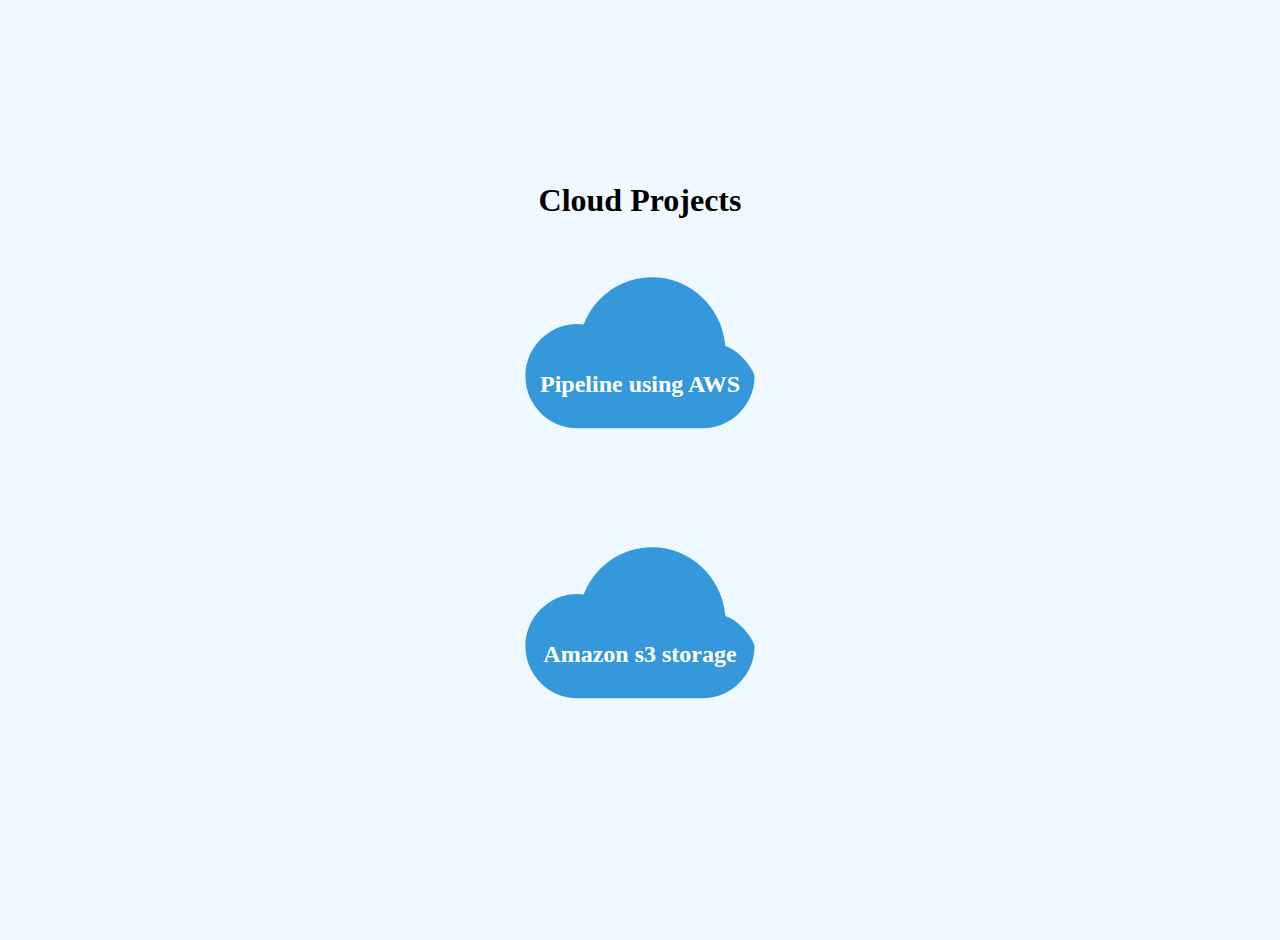
<file: cloudprojects.html>
<!DOCTYPE html>
<html lang="en">
<head>
    <meta charset="UTF-8">
    <meta name="viewport" content="width=device-width, initial-scale=1.0">
    <title>Kruthi Potturu</title>
    <link rel="stylesheet" href="cloudprojectsstyle.css">
    <link rel="icon" type="image/png" href="imgs/favicon.png">
</head>
<body>
    <div class="container">
        <h1>Cloud Projects</h1>
        <a href="https://github.com/venkatapotturu/Cloud-Projects" target="_blank" class="cloud-card">
            <svg class="cloud-shape" viewBox="0 0 64 48" xmlns="http://www.w3.org/2000/svg">
                <path d="M48.4,16.5c-0.6-7.4-6.7-13.2-14.1-13.2c-6,0-11.1,3.8-13.1,9.1c-0.4,0-0.8-0.1-1.2-0.1
                c-5.5,0-10,4.5-10,10c0,5.5,4.5,10,10,10H44c5.5,0,10-4.5,10-10C54,21.5,51.6,17.6,48.4,16.5z"/>
            </svg>
            <span class="cloud-text">Pipeline using AWS</span>
        </a>
        <a href="https://github.com/venkatapotturu/Cloud-Projects" target="_blank" class="cloud-card">
            <svg class="cloud-shape" viewBox="0 0 64 48" xmlns="http://www.w3.org/2000/svg">
                <path d="M48.4,16.5c-0.6-7.4-6.7-13.2-14.1-13.2c-6,0-11.1,3.8-13.1,9.1c-0.4,0-0.8-0.1-1.2-0.1
                c-5.5,0-10,4.5-10,10c0,5.5,4.5,10,10,10H44c5.5,0,10-4.5,10-10C54,21.5,51.6,17.6,48.4,16.5z"/>
            </svg>
            <span class="cloud-text">Amazon s3 storage</span>
        </a>
       
    </div>
</body>
</html>
</file>
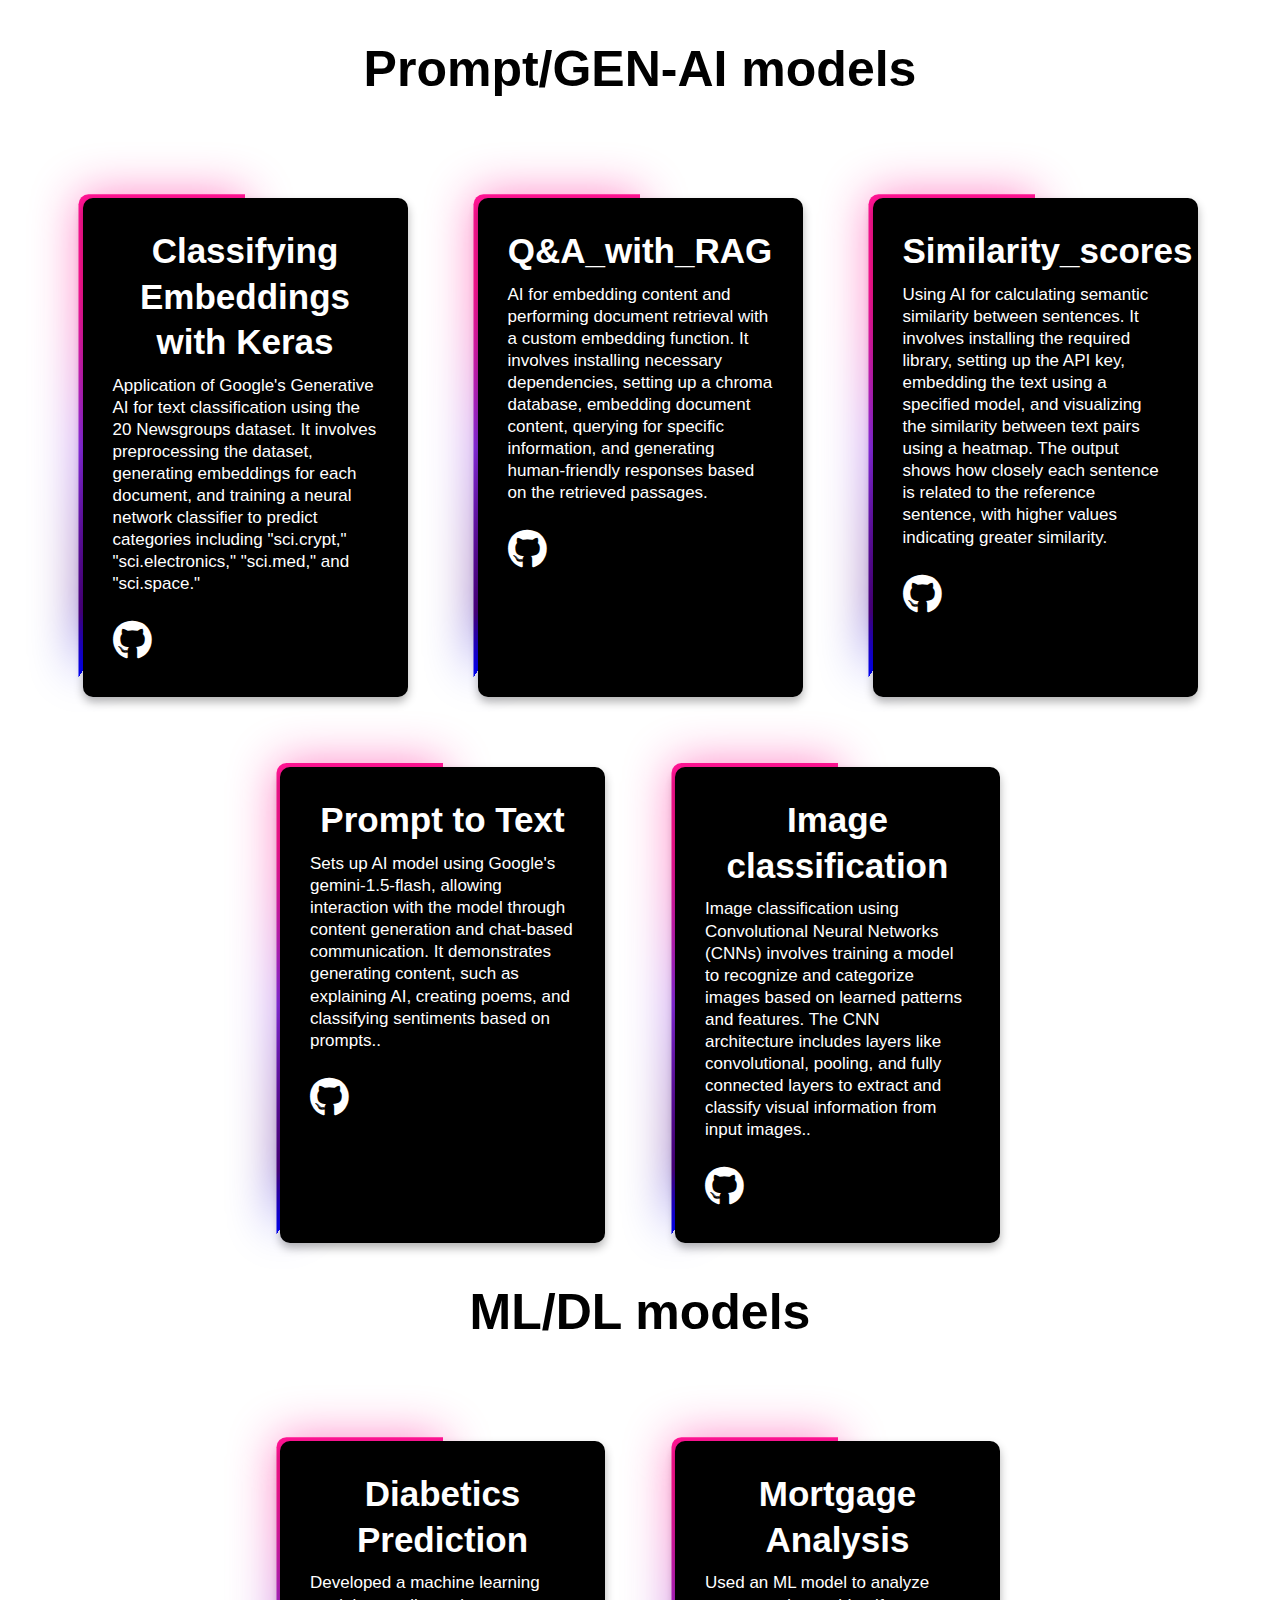
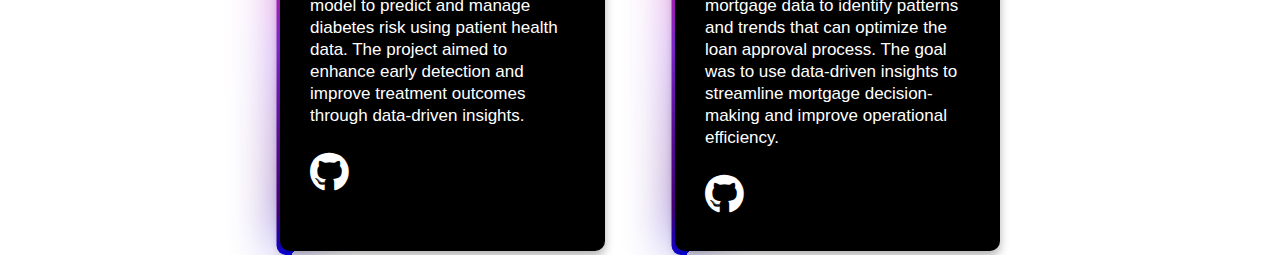
<file: genai.html>
<!DOCTYPE html>
<html lang="en">
<head>
    <meta charset="UTF-8">
    <meta name="viewport" content="width=device-width, initial-scale=1.0">
    <title>Kruthi Potturu</title>
    <!--Linking icons-->
    <link rel="stylesheet" href="https://cdnjs.cloudflare.com/ajax/libs/font-awesome/6.0.0-beta3/css/all.min.css">

    <!--Linking the favicon-->
    <link rel="icon" type="image/png" href="imgs/favicon.png">
    <!--linking the stylesheet-->
    <link rel="stylesheet" href="genaistyle.css">
</head>
<body>
    <h2>Prompt/GEN-AI models</h2>
    <div class="card-container">
        
        <div class="card">
            <div class="card-content">
                <h1>Classifying Embeddings with Keras</h1>
                <p>Application of Google's Generative AI for text classification using the 20 Newsgroups dataset. It involves preprocessing the dataset, generating embeddings for each document, and training a neural network classifier to predict categories including "sci.crypt," "sci.electronics," "sci.med," and "sci.space."</p>
                <a href="https://github.com/venkatapotturu/CNN-NLP/blob/main/Classifying_embeddings_with_Keras.ipynb" class="read-more"> <i class="fab fa-github"></i></a>
            </div>
        </div>
        <div class="card">
            <div class="card-content">
                <h1>Q&A_with_RAG</h1>
                <p>AI for embedding content and performing document retrieval with a custom embedding function. It involves installing necessary dependencies, setting up a chroma database, embedding document content, querying for specific information, and generating human-friendly responses based on the retrieved passages.</p>
                <a href="https://github.com/venkatapotturu/CNN-NLP/blob/main/Document_Q%26A_with_RAG.ipynb" class="read-more"> <i class="fab fa-github"></i></a>
            </div>
        </div>
        <div class="card">
            <div class="card-content">
                <h1>Similarity_scores</h1>
                <p>Using AI for calculating semantic similarity between sentences. It involves installing the required library, setting up the API key, embedding the text using a specified model, and visualizing the similarity between text pairs using a heatmap. The output shows how closely each sentence is related to the reference sentence, with higher values indicating greater similarity.</p>
                <a href="https://github.com/venkatapotturu/CNN-NLP/blob/main/Embeddings_and_similarity_scores.ipynb" class="read-more"> <i class="fab fa-github"></i></a>
            </div>
        </div>
        <div class="card">
            <div class="card-content">
                <h1>Prompt to Text</h1>
                <p>Sets up AI model using Google's gemini-1.5-flash, allowing interaction with the model through content generation and chat-based communication. It demonstrates generating content, such as explaining AI, creating poems, and classifying sentiments based on prompts..</p>
                <a href="https://github.com/venkatapotturu/CNN-NLP/blob/main/Prompting_for_Text_Generation.ipynb" class="read-more"> <i class="fab fa-github"></i></a>
            </div>
        </div>
        <div class="card">
            <div class="card-content">
                <h1>Image classification</h1>
                <p>Image classification using Convolutional Neural Networks (CNNs) involves training a model to recognize and categorize images based on learned patterns and features. The CNN architecture includes layers like convolutional, pooling, and fully connected layers to extract and classify visual information from input images..</p>
                <a href="https://github.com/venkatapotturu/CNN-NLP/blob/main/Image_classification_using_CNN.ipynb" class="read-more"><i class="fab fa-github"></i></a>
            </div>
        </div>
    </div>
    <h2>ML/DL models</h2>
    <div class="card-container">
        <div class="card">
            <div class="card-content">
                <h1>Diabetics Prediction</h1>
                <p>Developed a machine learning model to predict and manage diabetes risk using patient health data. The project aimed to enhance early detection and improve treatment outcomes through data-driven insights.</p>
                <a href="https://github.com/venkatapotturu/Diabetics-Prediction" class="read-more"> <i class="fab fa-github"></i></a>
            </div>
        </div>
        <div class="card">
            <div class="card-content">
                <h1>Mortgage Analysis</h1>
                <p>Used an ML model to analyze mortgage data to identify patterns and trends that can optimize the loan approval process. The goal was to use data-driven insights to streamline mortgage decision-making and improve operational efficiency.</p>
                <a href="https://github.com/venkatapotturu/Effects-of-Climate-Changes-on-Mortgage-Analysis" class="read-more"> <i class="fab fa-github"></i></a>
            </div>
        </div>

    </div>
</body>
</html>
</file>
<file: cloudprojectsstyle.css>
body {
    display: flex;
    justify-content: center;
    align-items: center;
    min-height: 100vh;
    background-color: #f0f8ff;
    margin: 0;
    flex-direction: column; /* Stack cards vertically */
    padding: 20px;
}

.container {
    display: flex;
    flex-direction: column;
    gap: 20px; /* Add gap between cards */
    align-items: center;
    width: 100%;
    max-width: 1200px;
}

.cloud-card {
    position: relative;
    width: 80vw; /* Make it responsive */
    max-width: 500px; /* Limit max width */
    height: auto;
    background-color: transparent;
    display: flex;
    justify-content: center;
    align-items: center;
    text-decoration: none;
    transition: transform 0.3s ease;
    text-align: center; /* Center the text */
    color: white; /* Text color is white */
}

.cloud-card:hover {
    transform: scale(1.05); /* Zoom effect on hover */
}

/* Cloud shape */
.cloud-shape {
    width: 100%;
    height: auto;
    max-height: 250px; /* Maximum height for cloud */
    fill: #3498db; /* Cloud color (blue) */
}

/* Cloud text */
.cloud-text {
    position: absolute;
    z-index: 2;
    font-size: 1.5em;
    font-weight: bold;
    color: white; /* White text */
    padding: 10px;
    width: 90%; /* Ensure text fits within the cloud */
    overflow: hidden; /* Hide overflow text */
    word-wrap: break-word; /* Break long words */
    white-space: normal; /* Allow text to wrap */
}

/* For larger screens */
@media (max-width: 768px) {
    .cloud-card {
        width: 90vw;
    }

    .cloud-text {
        font-size: 1.2em;
    }
}

@media (max-width: 480px) {
    .cloud-card {
        width: 100vw;
    }

    .cloud-text {
        font-size: 1em;
    }
}
</file>
<file: genaistyle.css>
*{
    margin: 0px;
    padding: 0px;
    box-sizing: border-box;
    font-family: sans-serif;

}


body{
    background-color:white;
}
h2{
    text-align: center;
    margin-top: 40px;
    margin-bottom: 40px;
    font-size: 50px;
}

h1{
    text-align: center;
    
}

.card-container{
    display: flex;
    
    justify-content: center;
    flex-wrap: wrap;
    gap: 70px;
    margin-top: 100px;

}
.card{
    width: 325px;
    background-color: black;
    border-radius: 10px;
    box-shadow: 0px 5px 10px rgba(0,0,0,0.3);
    cursor: pointer;
    position: relative;

}
@property --angle{
    syntax: "<angle>";
    initial-value: 0deg;
    inherits: false;
}

.card::after,.card::before{
    
    content: '';
    position: absolute;
    height: 100%;
    width: 100%;
    background: conic-gradient(from var(--angle),transparent 60%,#ff0000 0%,   /* Red */
    #ff7f00 12.5%, /* Orange */
    #ffff00 25%,   /* Yellow */
    #00ff00 37.5%, /* Green */
    #0000ff 50%,   /* Blue */
    #4b0082 62.5%, /* Indigo */
    #8a2be2 75%,   /* Violet */
    #ff1493 87.5%);
    top:50%;
    left: 50%;
    translate: -50% -50%;
    z-index: -1;
    padding: 4px;
    border-radius: 10px;
    animation: 3s spin linear infinite;

}
.card::before{
    filter:blur(1.5rem);
    opacity: 0.5;
}
@keyframes spin {
    from{
        --angle:0deg;
    }
    to{
        --angle:360deg;
    }
    
}

.card-content{
    padding:30px 30px ;
    line-height: 1.3;

}

.card-content h1{
    font-size: 35px;
    margin-bottom: 10px;
    color: white;
    

}
.card-content p{
    font-size: 17px;
    margin-bottom: 20px;
    color:white;
}

.card-content .read-more{
    font-size: 40px;
    text-decoration: none;
    color: white;
    font-weight: bold;

}
</file>
